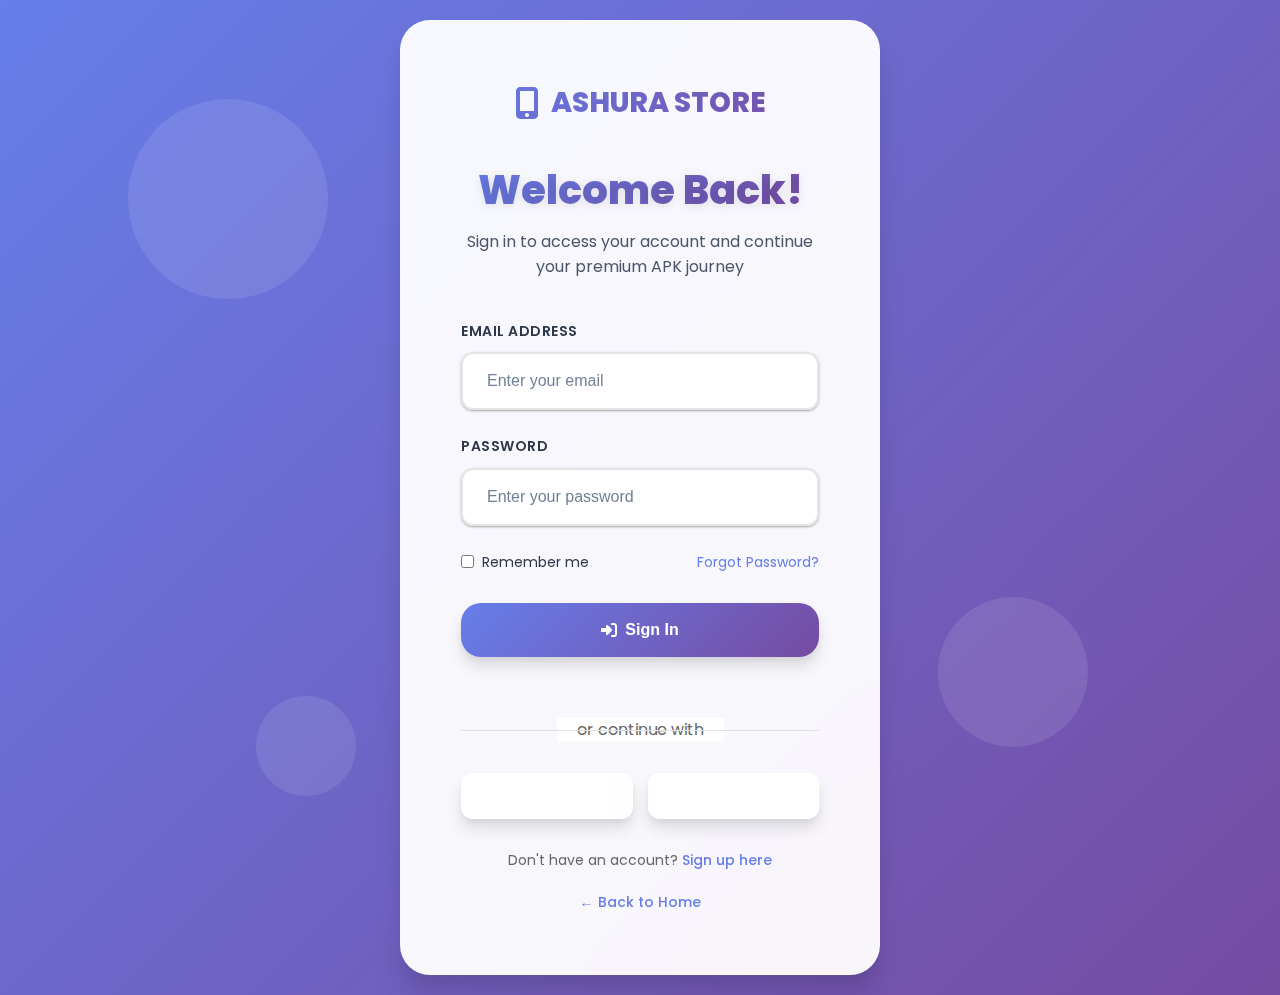
<file: login.html>
<!DOCTYPE html>
<html lang="en">
<head>
    <meta charset="UTF-8">
    <meta name="viewport" content="width=device-width, initial-scale=1.0">
    <title>Login - ASHURA STORE</title>
    <link rel="stylesheet" href="styles/main.css">
    <link href="https://cdnjs.cloudflare.com/ajax/libs/font-awesome/6.4.0/css/all.min.css" rel="stylesheet">
    <link href="https://fonts.googleapis.com/css2?family=Poppins:wght@300;400;500;600;700&display=swap" rel="stylesheet">
</head>
<body>
    <div class="auth-container">
        <div class="auth-background">
            <div class="floating-shape shape-1"></div>
            <div class="floating-shape shape-2"></div>
            <div class="floating-shape shape-3"></div>
        </div>
        <form class="auth-form glass" id="loginForm">
            <div class="auth-logo gradient-text">
                <i class="fas fa-mobile-alt"></i>
                <span>ASHURA STORE</span>
            </div>
            
            <h2 class="gradient-text">Welcome Back!</h2>
            <p>Sign in to access your account and continue your premium APK journey</p>
            
            <div class="form-group">
                <label for="email">Email Address</label>
                <input type="email" id="email" name="email" placeholder="Enter your email" required>
            </div>
            
            <div class="form-group">
                <label for="password">Password</label>
                <input type="password" id="password" name="password" placeholder="Enter your password" required>
            </div>
            
            <div class="form-options">
                <label class="remember-me">
                    <input type="checkbox" id="remember" name="remember">
                    <span>Remember me</span>
                </label>
                <a href="#" class="forgot-password">Forgot Password?</a>
            </div>
            
            <button type="submit" class="btn btn-primary btn-large auth-btn">
                <i class="fas fa-sign-in-alt"></i>
                Sign In
            </button>
            
            <div class="divider">
                <span>or continue with</span>
            </div>
            
            <div class="social-auth">
                <button type="button" class="btn btn-glass social-btn" onclick="loginWithGoogle()">
                    <i class="fab fa-google"></i>
                    Google
                </button>
                <button type="button" class="btn btn-glass social-btn" onclick="loginWithFacebook()">
                    <i class="fab fa-facebook-f"></i>
                    Facebook
                </button>
            </div>
            
            <div class="auth-switch">
                Don't have an account? <a href="register.html">Sign up here</a>
            </div>
            
            <div class="auth-switch" style="margin-top: 20px;">
                <a href="index.html">← Back to Home</a>
            </div>
        </form>
    </div>

    <!-- Success/Error Messages -->
    <div id="message" class="message" style="display: none;"></div>

    <script src="scripts/auth.js"></script>
</body>
</html>
</file>
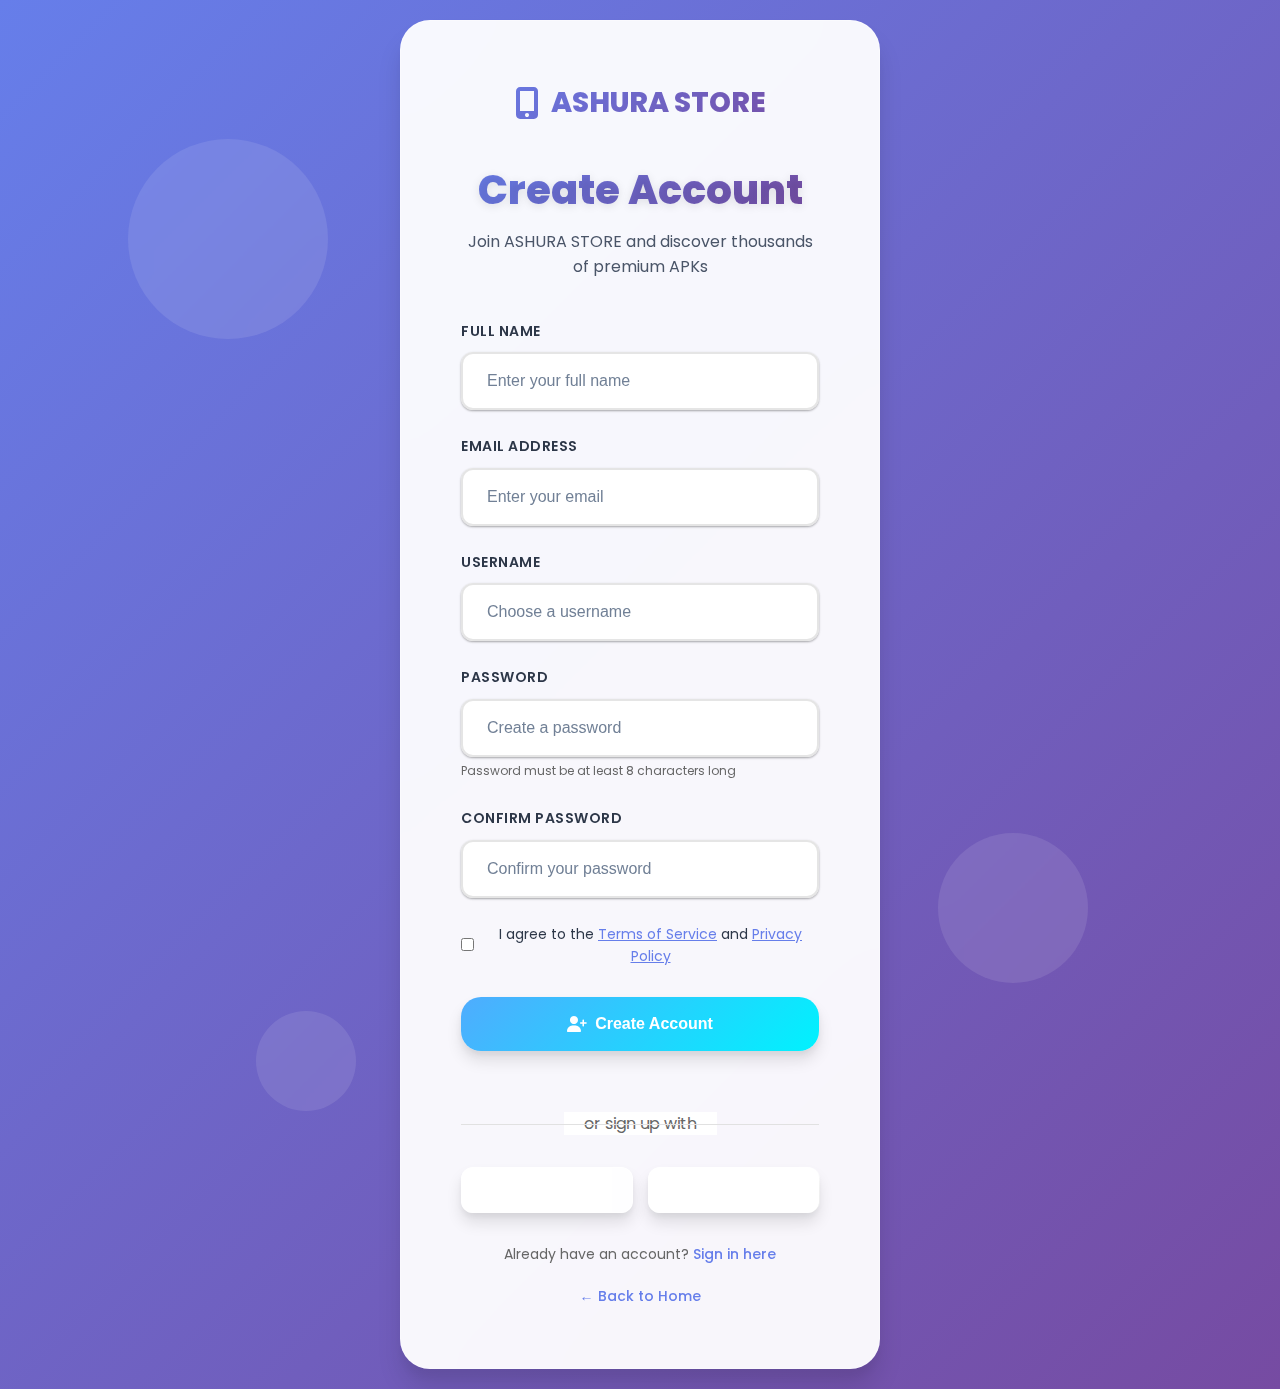
<file: register.html>
<!DOCTYPE html>
<html lang="en">
<head>
    <meta charset="UTF-8">
    <meta name="viewport" content="width=device-width, initial-scale=1.0">
    <title>Sign Up - ASHURA STORE</title>
    <link rel="stylesheet" href="styles/main.css">
    <link href="https://cdnjs.cloudflare.com/ajax/libs/font-awesome/6.4.0/css/all.min.css" rel="stylesheet">
    <link href="https://fonts.googleapis.com/css2?family=Poppins:wght@300;400;500;600;700&display=swap" rel="stylesheet">
</head>
<body>
    <div class="auth-container">
        <div class="auth-background">
            <div class="floating-shape shape-1"></div>
            <div class="floating-shape shape-2"></div>
            <div class="floating-shape shape-3"></div>
        </div>
        <form class="auth-form glass" id="registerForm">
            <div class="auth-logo gradient-text">
                <i class="fas fa-mobile-alt"></i>
                <span>ASHURA STORE</span>
            </div>
            
            <h2 class="gradient-text">Create Account</h2>
            <p>Join ASHURA STORE and discover thousands of premium APKs</p>
            
            <div class="form-group">
                <label for="fullName">Full Name</label>
                <input type="text" id="fullName" name="fullName" placeholder="Enter your full name" required>
            </div>
            
            <div class="form-group">
                <label for="email">Email Address</label>
                <input type="email" id="email" name="email" placeholder="Enter your email" required>
            </div>
            
            <div class="form-group">
                <label for="username">Username</label>
                <input type="text" id="username" name="username" placeholder="Choose a username" required>
            </div>
            
            <div class="form-group">
                <label for="password">Password</label>
                <input type="password" id="password" name="password" placeholder="Create a password" required>
                <small style="color: #666; font-size: 12px;">Password must be at least 8 characters long</small>
            </div>
            
            <div class="form-group">
                <label for="confirmPassword">Confirm Password</label>
                <input type="password" id="confirmPassword" name="confirmPassword" placeholder="Confirm your password" required>
            </div>
            
            <div class="form-options">
                <label class="remember-me">
                    <input type="checkbox" id="terms" name="terms" required>
                    <span>I agree to the <a href="#" style="color: #667eea;">Terms of Service</a> and <a href="#" style="color: #667eea;">Privacy Policy</a></span>
                </label>
            </div>
            
            <button type="submit" class="btn btn-success btn-large auth-btn">
                <i class="fas fa-user-plus"></i>
                Create Account
            </button>
            
            <div class="divider">
                <span>or sign up with</span>
            </div>
            
            <div class="social-auth">
                <button type="button" class="btn btn-glass social-btn" onclick="signupWithGoogle()">
                    <i class="fab fa-google"></i>
                    Google
                </button>
                <button type="button" class="btn btn-glass social-btn" onclick="signupWithFacebook()">
                    <i class="fab fa-facebook-f"></i>
                    Facebook
                </button>
            </div>
            
            <div class="auth-switch">
                Already have an account? <a href="login.html">Sign in here</a>
            </div>
            
            <div class="auth-switch" style="margin-top: 20px;">
                <a href="index.html">← Back to Home</a>
            </div>
        </form>
    </div>

    <!-- Success/Error Messages -->
    <div id="message" class="message" style="display: none;"></div>

    <script src="scripts/auth.js"></script>
</body>
</html>
</file>
<file: styles/main.css>
/* Reset and Base Styles */
* {
    margin: 0;
    padding: 0;
    box-sizing: border-box;
}

:root {
    --primary-gradient: linear-gradient(135deg, #667eea 0%, #764ba2 100%);
    --secondary-gradient: linear-gradient(135deg, #f093fb 0%, #f5576c 100%);
    --success-gradient: linear-gradient(135deg, #4facfe 0%, #00f2fe 100%);
    --warning-gradient: linear-gradient(135deg, #43e97b 0%, #38f9d7 100%);
    --dark-gradient: linear-gradient(135deg, #434343 0%, #000000 100%);
    
    --primary-color: #667eea;
    --secondary-color: #764ba2;
    --accent-color: #f093fb;
    --success-color: #4facfe;
    --warning-color: #43e97b;
    --error-color: #f5576c;
    
    --text-primary: #2d3748;
    --text-secondary: #4a5568;
    --text-muted: #718096;
    --bg-primary: #ffffff;
    --bg-secondary: #f7fafc;
    --bg-accent: #edf2f7;
    
    --shadow-sm: 0 1px 3px rgba(0, 0, 0, 0.12), 0 1px 2px rgba(0, 0, 0, 0.24);
    --shadow-md: 0 4px 6px rgba(0, 0, 0, 0.07), 0 1px 3px rgba(0, 0, 0, 0.06);
    --shadow-lg: 0 10px 15px rgba(0, 0, 0, 0.1), 0 4px 6px rgba(0, 0, 0, 0.05);
    --shadow-xl: 0 20px 25px rgba(0, 0, 0, 0.1), 0 10px 10px rgba(0, 0, 0, 0.04);
    
    --border-radius-sm: 6px;
    --border-radius-md: 12px;
    --border-radius-lg: 20px;
    --border-radius-xl: 30px;
    
    --transition-fast: 0.15s ease;
    --transition-normal: 0.3s ease;
    --transition-slow: 0.5s ease;
}

body {
    font-family: 'Poppins', sans-serif;
    line-height: 1.6;
    color: var(--text-primary);
    overflow-x: hidden;
    background: var(--bg-primary);
}

html {
    scroll-behavior: smooth;
}

/* Enhanced Typography */
h1, h2, h3, h4, h5, h6 {
    font-weight: 600;
    line-height: 1.2;
    color: var(--text-primary);
}

p {
    color: var(--text-secondary);
    line-height: 1.7;
}

/* Glass Effect */
.glass {
    background: rgba(255, 255, 255, 0.25);
    backdrop-filter: blur(20px);
    border: 1px solid rgba(255, 255, 255, 0.18);
}

/* Gradient Text */
.gradient-text {
    background: var(--primary-gradient);
    -webkit-background-clip: text;
    -webkit-text-fill-color: transparent;
    background-clip: text;
}

/* Container */
.container {
    max-width: 1200px;
    margin: 0 auto;
    padding: 0 20px;
}

/* Enhanced Button Styles */
.btn {
    display: inline-flex;
    align-items: center;
    justify-content: center;
    gap: 8px;
    padding: 14px 28px;
    border: none;
    border-radius: var(--border-radius-md);
    text-decoration: none;
    font-weight: 600;
    font-size: 14px;
    cursor: pointer;
    transition: all var(--transition-normal);
    text-align: center;
    position: relative;
    overflow: hidden;
    letter-spacing: 0.5px;
    text-transform: uppercase;
    box-shadow: var(--shadow-md);
}

.btn::before {
    content: '';
    position: absolute;
    top: 0;
    left: -100%;
    width: 100%;
    height: 100%;
    background: linear-gradient(90deg, transparent, rgba(255, 255, 255, 0.2), transparent);
    transition: left 0.5s;
}

.btn:hover::before {
    left: 100%;
}

.btn-primary {
    background: var(--primary-gradient);
    color: white;
    box-shadow: var(--shadow-lg);
}

.btn-primary:hover {
    transform: translateY(-3px) scale(1.02);
    box-shadow: var(--shadow-xl);
    filter: brightness(1.1);
}

.btn-secondary {
    background: var(--secondary-gradient);
    color: white;
    box-shadow: var(--shadow-lg);
}

.btn-secondary:hover {
    transform: translateY(-3px) scale(1.02);
    box-shadow: var(--shadow-xl);
}

.btn-success {
    background: var(--success-gradient);
    color: white;
    box-shadow: var(--shadow-lg);
}

.btn-success:hover {
    transform: translateY(-3px) scale(1.02);
    box-shadow: var(--shadow-xl);
}

.btn-outline {
    border: 2px solid var(--primary-color);
    color: var(--primary-color);
    background: transparent;
    box-shadow: none;
}

.btn-outline:hover {
    background: var(--primary-gradient);
    color: white;
    transform: translateY(-2px);
    box-shadow: var(--shadow-lg);
}

.btn-glass {
    background: rgba(255, 255, 255, 0.2);
    backdrop-filter: blur(20px);
    border: 1px solid rgba(255, 255, 255, 0.3);
    color: white;
    box-shadow: var(--shadow-lg);
}

.btn-glass:hover {
    background: rgba(255, 255, 255, 0.3);
    transform: translateY(-2px);
    box-shadow: var(--shadow-xl);
}

.btn-large {
    padding: 18px 36px;
    font-size: 16px;
    border-radius: var(--border-radius-lg);
}

.btn-small {
    padding: 10px 20px;
    font-size: 12px;
    border-radius: var(--border-radius-sm);
}

.btn-icon {
    width: 50px;
    height: 50px;
    padding: 0;
    border-radius: 50%;
    font-size: 18px;
}

.btn-floating {
    position: fixed;
    bottom: 30px;
    right: 30px;
    width: 60px;
    height: 60px;
    border-radius: 50%;
    background: var(--primary-gradient);
    color: white;
    font-size: 24px;
    box-shadow: var(--shadow-xl);
    z-index: 1000;
}

.btn-floating:hover {
    transform: scale(1.1);
    box-shadow: 0 25px 40px rgba(102, 126, 234, 0.4);
}

/* Enhanced Navigation */
.navbar {
    background: rgba(255, 255, 255, 0.85);
    backdrop-filter: blur(20px);
    border-bottom: 1px solid rgba(255, 255, 255, 0.2);
    position: fixed;
    top: 0;
    width: 100%;
    z-index: 1000;
    transition: all var(--transition-normal);
    box-shadow: var(--shadow-md);
}

.navbar.scrolled {
    background: rgba(255, 255, 255, 0.95);
    backdrop-filter: blur(25px);
    box-shadow: var(--shadow-lg);
}

.nav-container {
    max-width: 1200px;
    margin: 0 auto;
    padding: 0 20px;
    display: flex;
    justify-content: space-between;
    align-items: center;
    height: 80px;
}

.nav-logo {
    display: flex;
    align-items: center;
    gap: 12px;
    font-size: 26px;
    font-weight: 700;
    color: var(--primary-color);
    text-decoration: none;
    transition: all var(--transition-normal);
}

.nav-logo:hover {
    transform: scale(1.05);
}

.nav-logo i {
    font-size: 32px;
    background: var(--primary-gradient);
    -webkit-background-clip: text;
    -webkit-text-fill-color: transparent;
    background-clip: text;
}

.nav-menu {
    display: flex;
    list-style: none;
    gap: 40px;
    align-items: center;
}

.nav-item {
    position: relative;
}

.nav-link {
    text-decoration: none;
    color: var(--text-primary);
    font-weight: 500;
    font-size: 15px;
    padding: 10px 0;
    transition: all var(--transition-normal);
    position: relative;
    text-transform: capitalize;
}

.nav-link::after {
    content: '';
    position: absolute;
    bottom: 0;
    left: 0;
    width: 0;
    height: 2px;
    background: var(--primary-gradient);
    transition: width var(--transition-normal);
}

.nav-link:hover {
    color: var(--primary-color);
    transform: translateY(-1px);
}

.nav-link:hover::after {
    width: 100%;
}

.nav-auth {
    display: flex;
    gap: 12px;
    align-items: center;
}

.nav-auth .btn {
    padding: 10px 20px;
    font-size: 13px;
    text-transform: none;
    letter-spacing: normal;
}

.hamburger {
    display: none;
    flex-direction: column;
    cursor: pointer;
    padding: 8px;
    border-radius: var(--border-radius-sm);
    transition: all var(--transition-normal);
}

.hamburger:hover {
    background: rgba(102, 126, 234, 0.1);
}

.bar {
    width: 25px;
    height: 3px;
    background: var(--text-primary);
    margin: 3px 0;
    transition: all var(--transition-normal);
    border-radius: 2px;
}

/* Enhanced Hero Section */
.hero {
    background: var(--primary-gradient);
    color: white;
    padding: 120px 0 100px;
    min-height: 100vh;
    display: flex;
    align-items: center;
    position: relative;
    overflow: hidden;
}

.hero::before {
    content: '';
    position: absolute;
    top: 0;
    left: 0;
    right: 0;
    bottom: 0;
    background: url('data:image/svg+xml,<svg xmlns="http://www.w3.org/2000/svg" viewBox="0 0 1000 1000"><polygon fill="rgba(255,255,255,0.05)" points="0,0 1000,300 1000,1000 0,700"/></svg>');
    background-size: cover;
}

.hero::after {
    content: '';
    position: absolute;
    top: -50%;
    right: -20%;
    width: 100%;
    height: 100%;
    background: radial-gradient(circle, rgba(255, 255, 255, 0.1) 0%, transparent 70%);
    animation: pulse 6s ease-in-out infinite;
}

@keyframes pulse {
    0%, 100% { transform: scale(1); opacity: 0.5; }
    50% { transform: scale(1.1); opacity: 0.8; }
}

.hero-container {
    max-width: 1200px;
    margin: 0 auto;
    padding: 0 20px;
    display: grid;
    grid-template-columns: 1fr 1fr;
    gap: 80px;
    align-items: center;
    position: relative;
    z-index: 2;
}

.hero-content {
    animation: slideInLeft 1s ease-out;
}

.hero-title {
    font-size: 4rem;
    font-weight: 800;
    margin-bottom: 24px;
    line-height: 1.1;
    text-shadow: 0 4px 20px rgba(0, 0, 0, 0.3);
}

.highlight {
    background: linear-gradient(45deg, #ffd700, #ff6b6b, #4facfe);
    background-size: 200% 200%;
    -webkit-background-clip: text;
    -webkit-text-fill-color: transparent;
    background-clip: text;
    animation: gradientShift 3s ease-in-out infinite;
}

@keyframes gradientShift {
    0%, 100% { background-position: 0% 50%; }
    50% { background-position: 100% 50%; }
}

.hero-subtitle {
    font-size: 1.3rem;
    margin-bottom: 40px;
    opacity: 0.95;
    line-height: 1.7;
    font-weight: 400;
    text-shadow: 0 2px 10px rgba(0, 0, 0, 0.2);
}

.hero-buttons {
    display: flex;
    gap: 20px;
    margin-bottom: 60px;
    flex-wrap: wrap;
}

.hero-stats {
    display: flex;
    gap: 50px;
    flex-wrap: wrap;
}

.stat {
    text-align: center;
    padding: 20px;
    background: rgba(255, 255, 255, 0.1);
    border-radius: var(--border-radius-lg);
    backdrop-filter: blur(10px);
    border: 1px solid rgba(255, 255, 255, 0.2);
    transition: all var(--transition-normal);
    min-width: 120px;
}

.stat:hover {
    transform: translateY(-5px);
    background: rgba(255, 255, 255, 0.15);
    box-shadow: var(--shadow-lg);
}

.stat h3 {
    font-size: 2.5rem;
    font-weight: 800;
    margin-bottom: 8px;
    background: linear-gradient(45deg, #ffd700, #fff);
    -webkit-background-clip: text;
    -webkit-text-fill-color: transparent;
    background-clip: text;
}

.stat p {
    opacity: 0.9;
    font-size: 14px;
    font-weight: 500;
    text-transform: uppercase;
    letter-spacing: 0.5px;
}

@keyframes slideInLeft {
    from {
        opacity: 0;
        transform: translateX(-50px);
    }
    to {
        opacity: 1;
        transform: translateX(0);
    }
}

/* Enhanced Phone Mockup */
.hero-image {
    display: flex;
    justify-content: center;
    align-items: center;
    animation: slideInRight 1s ease-out;
}

.phone-mockup {
    width: 320px;
    height: 650px;
    background: linear-gradient(145deg, #1a1a1a, #2d2d2d);
    border-radius: 50px;
    padding: 15px;
    margin: 0 auto;
    position: relative;
    box-shadow: 
        0 35px 80px rgba(0, 0, 0, 0.4),
        inset 0 2px 8px rgba(255, 255, 255, 0.1);
    border: 2px solid rgba(255, 255, 255, 0.1);
}

.phone-mockup::before {
    content: '';
    position: absolute;
    top: 30px;
    left: 50%;
    transform: translateX(-50%);
    width: 80px;
    height: 6px;
    background: #333;
    border-radius: 3px;
    box-shadow: inset 0 1px 2px rgba(0, 0, 0, 0.5);
}

.phone-mockup::after {
    content: '';
    position: absolute;
    bottom: 20px;
    left: 50%;
    transform: translateX(-50%);
    width: 50px;
    height: 50px;
    background: linear-gradient(145deg, #2d2d2d, #1a1a1a);
    border-radius: 50%;
    border: 2px solid #333;
}

.phone-screen {
    width: 100%;
    height: 100%;
    background: linear-gradient(135deg, #0f0f0f 0%, #1a1a1a 50%, #0f0f0f 100%);
    border-radius: 40px;
    padding: 50px 25px 30px;
    position: relative;
    overflow: hidden;
    border: 1px solid #333;
}

.phone-screen::before {
    content: '';
    position: absolute;
    top: 0;
    left: 0;
    right: 0;
    height: 40px;
    background: linear-gradient(180deg, #222 0%, transparent 100%);
}

.screen-content {
    height: 100%;
    display: flex;
    flex-direction: column;
    justify-content: center;
}

.app-grid {
    display: grid;
    grid-template-columns: repeat(2, 1fr);
    gap: 40px;
    margin-top: 30px;
}

.app-icon {
    width: 90px;
    height: 90px;
    background: var(--primary-gradient);
    border-radius: 25px;
    display: flex;
    align-items: center;
    justify-content: center;
    font-size: 35px;
    color: white;
    animation: float 4s ease-in-out infinite;
    box-shadow: 
        0 8px 25px rgba(102, 126, 234, 0.3),
        inset 0 2px 8px rgba(255, 255, 255, 0.2);
    position: relative;
    overflow: hidden;
}

.app-icon::before {
    content: '';
    position: absolute;
    top: -50%;
    left: -50%;
    width: 200%;
    height: 200%;
    background: linear-gradient(45deg, transparent, rgba(255, 255, 255, 0.1), transparent);
    transform: rotate(45deg);
    animation: shine 3s ease-in-out infinite;
}

.app-icon:nth-child(1) {
    background: var(--success-gradient);
    animation-delay: 0s;
}

.app-icon:nth-child(2) {
    background: var(--secondary-gradient);
    animation-delay: 0.5s;
}

.app-icon:nth-child(3) {
    background: var(--warning-gradient);
    animation-delay: 1s;
}

.app-icon:nth-child(4) {
    background: var(--primary-gradient);
    animation-delay: 1.5s;
}

@keyframes float {
    0%, 100% { transform: translateY(0px) scale(1); }
    50% { transform: translateY(-12px) scale(1.05); }
}

@keyframes shine {
    0%, 100% { transform: translateX(-100%) translateY(-100%) rotate(45deg); }
    50% { transform: translateX(100%) translateY(100%) rotate(45deg); }
}

@keyframes slideInRight {
    from {
        opacity: 0;
        transform: translateX(50px);
    }
    to {
        opacity: 1;
        transform: translateX(0);
    }
}

/* Enhanced Section Headers */
.section-header {
    text-align: center;
    margin-bottom: 80px;
    position: relative;
}

.section-header::before {
    content: '';
    position: absolute;
    top: 50%;
    left: 50%;
    transform: translate(-50%, -50%);
    width: 100px;
    height: 100px;
    background: radial-gradient(circle, var(--primary-color) 0%, transparent 70%);
    opacity: 0.1;
    border-radius: 50%;
    z-index: -1;
}

.section-header h2 {
    font-size: 3rem;
    font-weight: 800;
    margin-bottom: 20px;
    color: var(--text-primary);
    position: relative;
    display: inline-block;
}

.section-header h2::after {
    content: '';
    position: absolute;
    bottom: -10px;
    left: 50%;
    transform: translateX(-50%);
    width: 80px;
    height: 4px;
    background: var(--primary-gradient);
    border-radius: 2px;
}

.section-header p {
    font-size: 1.2rem;
    color: var(--text-secondary);
    max-width: 700px;
    margin: 0 auto;
    font-weight: 400;
    line-height: 1.8;
}

/* Enhanced Featured Apps Section */
.featured {
    padding: 120px 0;
    background: linear-gradient(135deg, var(--bg-secondary) 0%, #f1f5f9 100%);
    position: relative;
}

.featured::before {
    content: '';
    position: absolute;
    top: 0;
    left: 0;
    right: 0;
    bottom: 0;
    background: url('data:image/svg+xml,<svg xmlns="http://www.w3.org/2000/svg" viewBox="0 0 1000 1000"><circle fill="rgba(102,126,234,0.03)" cx="200" cy="200" r="150"/><circle fill="rgba(118,75,162,0.03)" cx="800" cy="800" r="200"/></svg>');
    background-size: cover;
}

.featured-grid {
    display: grid;
    grid-template-columns: repeat(auto-fit, minmax(380px, 1fr));
    gap: 40px;
    position: relative;
    z-index: 2;
}

.app-card {
    background: rgba(255, 255, 255, 0.9);
    backdrop-filter: blur(20px);
    border: 1px solid rgba(255, 255, 255, 0.3);
    border-radius: var(--border-radius-xl);
    padding: 35px;
    box-shadow: var(--shadow-lg);
    transition: all var(--transition-normal);
    display: flex;
    align-items: center;
    gap: 25px;
    position: relative;
    overflow: hidden;
}

.app-card::before {
    content: '';
    position: absolute;
    top: 0;
    left: -100%;
    width: 100%;
    height: 100%;
    background: linear-gradient(90deg, transparent, rgba(255, 255, 255, 0.4), transparent);
    transition: left 0.6s;
}

.app-card:hover::before {
    left: 100%;
}

.app-card:hover {
    transform: translateY(-15px) scale(1.02);
    box-shadow: var(--shadow-xl);
    background: rgba(255, 255, 255, 0.95);
    border-color: rgba(102, 126, 234, 0.2);
}

.app-icon-large {
    width: 90px;
    height: 90px;
    background: var(--primary-gradient);
    border-radius: var(--border-radius-lg);
    display: flex;
    align-items: center;
    justify-content: center;
    font-size: 35px;
    color: white;
    flex-shrink: 0;
    box-shadow: var(--shadow-md);
    position: relative;
    overflow: hidden;
}

.app-icon-large::before {
    content: '';
    position: absolute;
    top: -50%;
    left: -50%;
    width: 200%;
    height: 200%;
    background: linear-gradient(45deg, transparent, rgba(255, 255, 255, 0.2), transparent);
    transform: rotate(45deg);
    animation: iconShine 2s ease-in-out infinite;
}

@keyframes iconShine {
    0%, 100% { transform: translateX(-100%) translateY(-100%) rotate(45deg); }
    50% { transform: translateX(100%) translateY(100%) rotate(45deg); }
}

.app-info {
    flex: 1;
}

.app-info h3 {
    font-size: 1.4rem;
    font-weight: 700;
    margin-bottom: 8px;
    color: var(--text-primary);
    background: var(--primary-gradient);
    -webkit-background-clip: text;
    -webkit-text-fill-color: transparent;
    background-clip: text;
}

.app-category {
    display: inline-block;
    background: var(--primary-gradient);
    color: white;
    font-size: 11px;
    font-weight: 600;
    text-transform: uppercase;
    letter-spacing: 1px;
    padding: 4px 12px;
    border-radius: 20px;
    margin-bottom: 12px;
}

.app-description {
    color: var(--text-secondary);
    font-size: 14px;
    margin-bottom: 18px;
    line-height: 1.6;
    font-weight: 400;
}

.app-meta {
    display: flex;
    gap: 25px;
    margin-bottom: 25px;
    font-size: 13px;
    align-items: center;
}

.rating, .downloads {
    display: flex;
    align-items: center;
    gap: 6px;
    color: var(--text-muted);
    font-weight: 500;
}

.rating {
    background: linear-gradient(135deg, #ffc107, #ff8c00);
    color: white;
    padding: 6px 12px;
    border-radius: 15px;
    font-size: 12px;
    font-weight: 600;
}

.downloads {
    background: var(--success-gradient);
    color: white;
    padding: 6px 12px;
    border-radius: 15px;
    font-size: 12px;
    font-weight: 600;
}

.rating i, .downloads i {
    font-size: 10px;
}

/* Categories Section */
.categories {
    padding: 100px 0;
    background: white;
}

.categories-grid {
    display: grid;
    grid-template-columns: repeat(auto-fit, minmax(250px, 1fr));
    gap: 30px;
}

.category-card {
    background: linear-gradient(135deg, #f8f9ff 0%, #e8ecff 100%);
    border-radius: 20px;
    padding: 40px 30px;
    text-align: center;
    transition: all 0.3s ease;
    cursor: pointer;
}

.category-card:hover {
    transform: translateY(-5px);
    box-shadow: 0 15px 30px rgba(102, 126, 234, 0.15);
}

.category-icon {
    width: 80px;
    height: 80px;
    background: linear-gradient(135deg, #667eea 0%, #764ba2 100%);
    border-radius: 20px;
    display: flex;
    align-items: center;
    justify-content: center;
    font-size: 30px;
    color: white;
    margin: 0 auto 20px;
}

.category-card h3 {
    font-size: 1.3rem;
    font-weight: 600;
    margin-bottom: 10px;
    color: #333;
}

.category-card p {
    color: #666;
    font-size: 14px;
    margin-bottom: 15px;
}

.category-count {
    color: #667eea;
    font-weight: 500;
    font-size: 12px;
}

/* Why Choose Section */
.why-choose {
    padding: 100px 0;
    background: #f8f9ff;
}

.features-grid {
    display: grid;
    grid-template-columns: repeat(auto-fit, minmax(250px, 1fr));
    gap: 40px;
}

.feature-card {
    background: white;
    border-radius: 20px;
    padding: 40px 30px;
    text-align: center;
    box-shadow: 0 10px 30px rgba(0, 0, 0, 0.05);
    transition: all 0.3s ease;
}

.feature-card:hover {
    transform: translateY(-5px);
    box-shadow: 0 20px 40px rgba(0, 0, 0, 0.1);
}

.feature-icon {
    width: 80px;
    height: 80px;
    background: linear-gradient(135deg, #667eea 0%, #764ba2 100%);
    border-radius: 20px;
    display: flex;
    align-items: center;
    justify-content: center;
    font-size: 30px;
    color: white;
    margin: 0 auto 20px;
}

.feature-card h3 {
    font-size: 1.3rem;
    font-weight: 600;
    margin-bottom: 15px;
    color: #333;
}

.feature-card p {
    color: #666;
    line-height: 1.6;
}

/* Newsletter Section */
.newsletter {
    padding: 80px 0;
    background: linear-gradient(135deg, #667eea 0%, #764ba2 100%);
    color: white;
}

.newsletter-content {
    text-align: center;
    max-width: 600px;
    margin: 0 auto;
}

.newsletter h2 {
    font-size: 2.5rem;
    font-weight: 700;
    margin-bottom: 15px;
}

.newsletter p {
    font-size: 1.1rem;
    margin-bottom: 40px;
    opacity: 0.9;
}

.newsletter-form {
    display: flex;
    gap: 15px;
    max-width: 400px;
    margin: 0 auto;
}

.newsletter-form input {
    flex: 1;
    padding: 15px 20px;
    border: none;
    border-radius: 10px;
    font-size: 16px;
    outline: none;
}

.newsletter-form button {
    padding: 15px 30px;
    white-space: nowrap;
}

/* Footer */
.footer {
    background: #1a1a1a;
    color: white;
    padding: 60px 0 20px;
}

.footer-content {
    display: grid;
    grid-template-columns: repeat(auto-fit, minmax(250px, 1fr));
    gap: 40px;
    margin-bottom: 40px;
}

.footer-logo {
    display: flex;
    align-items: center;
    gap: 10px;
    font-size: 24px;
    font-weight: 700;
    margin-bottom: 20px;
}

.footer-logo i {
    font-size: 28px;
    color: #667eea;
}

.footer-section p {
    color: #ccc;
    line-height: 1.6;
    margin-bottom: 20px;
}

.social-links {
    display: flex;
    gap: 15px;
}

.social-links a {
    width: 40px;
    height: 40px;
    background: #333;
    border-radius: 10px;
    display: flex;
    align-items: center;
    justify-content: center;
    color: white;
    text-decoration: none;
    transition: all 0.3s ease;
}

.social-links a:hover {
    background: #667eea;
    transform: translateY(-2px);
}

.footer-section h3 {
    font-size: 1.2rem;
    font-weight: 600;
    margin-bottom: 20px;
    color: #667eea;
}

.footer-section ul {
    list-style: none;
}

.footer-section li {
    margin-bottom: 10px;
}

.footer-section a {
    color: #ccc;
    text-decoration: none;
    transition: color 0.3s ease;
}

.footer-section a:hover {
    color: #667eea;
}

.contact-info p {
    display: flex;
    align-items: center;
    gap: 10px;
    margin-bottom: 10px;
    color: #ccc;
}

.footer-bottom {
    border-top: 1px solid #333;
    padding-top: 20px;
    text-align: center;
    color: #666;
}

/* Responsive Design */
@media (max-width: 768px) {
    .nav-menu {
        position: fixed;
        left: -100%;
        top: 70px;
        flex-direction: column;
        background-color: white;
        width: 100%;
        text-align: center;
        transition: 0.3s;
        box-shadow: 0 10px 27px rgba(0, 0, 0, 0.05);
        padding: 20px 0;
    }

    .nav-menu.active {
        left: 0;
    }

    .nav-auth {
        display: none;
    }

    .hamburger {
        display: flex;
    }

    .hamburger.active .bar:nth-child(2) {
        opacity: 0;
    }

    .hamburger.active .bar:nth-child(1) {
        transform: translateY(8px) rotate(45deg);
    }

    .hamburger.active .bar:nth-child(3) {
        transform: translateY(-8px) rotate(-45deg);
    }

    .hero-container {
        grid-template-columns: 1fr;
        text-align: center;
        gap: 40px;
    }

    .hero-title {
        font-size: 2.5rem;
    }

    .hero-buttons {
        justify-content: center;
        flex-wrap: wrap;
    }

    .hero-stats {
        justify-content: center;
        flex-wrap: wrap;
        gap: 20px;
    }

    .phone-mockup {
        width: 250px;
        height: 500px;
    }

    .section-header h2 {
        font-size: 2rem;
    }

    .app-card {
        flex-direction: column;
        text-align: center;
    }

    .newsletter-form {
        flex-direction: column;
        gap: 15px;
    }

    .footer-content {
        grid-template-columns: 1fr;
        text-align: center;
    }
}

@media (max-width: 480px) {
    .hero-title {
        font-size: 2rem;
    }

    .hero-buttons {
        flex-direction: column;
        align-items: center;
    }

    .btn-large {
        width: 100%;
        max-width: 250px;
    }
}

/* Enhanced Auth Pages Styles */
.auth-container {
    min-height: 100vh;
    display: flex;
    align-items: center;
    justify-content: center;
    background: var(--primary-gradient);
    padding: 20px;
    position: relative;
    overflow: hidden;
}

.auth-background {
    position: absolute;
    top: 0;
    left: 0;
    right: 0;
    bottom: 0;
    z-index: 1;
}

.floating-shape {
    position: absolute;
    border-radius: 50%;
    background: rgba(255, 255, 255, 0.1);
    backdrop-filter: blur(10px);
    animation: float 6s ease-in-out infinite;
}

.shape-1 {
    width: 200px;
    height: 200px;
    top: 10%;
    left: 10%;
    animation-delay: 0s;
}

.shape-2 {
    width: 150px;
    height: 150px;
    top: 60%;
    right: 15%;
    animation-delay: 2s;
}

.shape-3 {
    width: 100px;
    height: 100px;
    bottom: 20%;
    left: 20%;
    animation-delay: 4s;
}

.auth-form {
    background: rgba(255, 255, 255, 0.95);
    backdrop-filter: blur(30px);
    border: 1px solid rgba(255, 255, 255, 0.3);
    padding: 60px;
    border-radius: var(--border-radius-xl);
    box-shadow: var(--shadow-xl);
    width: 100%;
    max-width: 480px;
    text-align: center;
    position: relative;
    z-index: 2;
    animation: slideUp 0.8s ease-out;
}

@keyframes slideUp {
    from {
        opacity: 0;
        transform: translateY(30px);
    }
    to {
        opacity: 1;
        transform: translateY(0);
    }
}

.auth-logo {
    display: flex;
    align-items: center;
    justify-content: center;
    gap: 12px;
    font-size: 28px;
    font-weight: 800;
    margin-bottom: 40px;
    text-decoration: none;
}

.auth-logo i {
    font-size: 32px;
}

.auth-form h2 {
    font-size: 2.5rem;
    font-weight: 800;
    margin-bottom: 15px;
    text-shadow: 0 2px 10px rgba(0, 0, 0, 0.1);
}

.auth-form p {
    color: var(--text-secondary);
    margin-bottom: 40px;
    font-size: 16px;
    line-height: 1.6;
}

.form-group {
    margin-bottom: 25px;
    text-align: left;
    position: relative;
}

.form-group label {
    display: block;
    margin-bottom: 10px;
    font-weight: 600;
    color: var(--text-primary);
    font-size: 14px;
    text-transform: uppercase;
    letter-spacing: 0.5px;
}

.form-group input {
    width: 100%;
    padding: 18px 24px;
    border: 2px solid rgba(0, 0, 0, 0.1);
    border-radius: var(--border-radius-md);
    font-size: 16px;
    transition: all var(--transition-normal);
    outline: none;
    background: rgba(255, 255, 255, 0.9);
    backdrop-filter: blur(10px);
    box-shadow: var(--shadow-sm);
}

.form-group input:focus {
    border-color: var(--primary-color);
    background: rgba(255, 255, 255, 1);
    box-shadow: var(--shadow-lg);
    transform: translateY(-2px);
}

.form-group input::placeholder {
    color: var(--text-muted);
    font-weight: 400;
}

.form-options {
    display: flex;
    justify-content: space-between;
    align-items: center;
    margin-bottom: 30px;
    font-size: 14px;
}

.remember-me {
    display: flex;
    align-items: center;
    gap: 8px;
}

.forgot-password {
    color: #667eea;
    text-decoration: none;
}

.forgot-password:hover {
    text-decoration: underline;
}

.auth-btn {
    width: 100%;
    margin-bottom: 30px;
    text-transform: none;
    letter-spacing: normal;
    font-size: 16px;
    padding: 18px 24px;
}

.divider {
    margin: 30px 0;
    text-align: center;
    position: relative;
    color: #666;
}

.divider::before {
    content: '';
    position: absolute;
    top: 50%;
    left: 0;
    right: 0;
    height: 1px;
    background: #e1e1e1;
}

.divider span {
    background: white;
    padding: 0 20px;
}

.social-auth {
    display: flex;
    gap: 15px;
    margin-bottom: 30px;
}

.social-btn {
    flex: 1;
    padding: 14px 20px;
    text-transform: none;
    letter-spacing: normal;
    font-size: 14px;
}

.social-auth .btn-glass {
    background: rgba(255, 255, 255, 0.3);
    border: 1px solid rgba(255, 255, 255, 0.4);
    color: rgba(255, 255, 255, 0.9);
}

.social-auth .btn-glass:hover {
    background: rgba(255, 255, 255, 0.4);
    color: white;
}

.auth-switch {
    color: #666;
    font-size: 14px;
}

.auth-switch a {
    color: #667eea;
    text-decoration: none;
    font-weight: 500;
}

.auth-switch a:hover {
    text-decoration: underline;
}

@media (max-width: 480px) {
    .auth-form {
        padding: 30px 20px;
        margin: 0 10px;
    }

    .social-auth {
        flex-direction: column;
    }
}

/* Message and Modal Styles */
.message {
    position: fixed;
    top: 20px;
    right: 20px;
    background: white;
    border-radius: 10px;
    padding: 15px 20px;
    box-shadow: 0 10px 30px rgba(0, 0, 0, 0.2);
    display: flex;
    align-items: center;
    gap: 10px;
    z-index: 9999;
    max-width: 400px;
    animation: slideIn 0.3s ease;
}

.message-success {
    border-left: 4px solid #28a745;
}

.message-error {
    border-left: 4px solid #dc3545;
}

.message-info {
    border-left: 4px solid #007bff;
}

.message-content {
    display: flex;
    align-items: center;
    gap: 10px;
    width: 100%;
}

.message-close {
    background: none;
    border: none;
    cursor: pointer;
    color: #666;
    font-size: 14px;
    padding: 5px;
    margin-left: auto;
}

.message-close:hover {
    color: #333;
}

@keyframes slideIn {
    from {
        transform: translateX(100%);
        opacity: 0;
    }
    to {
        transform: translateX(0);
        opacity: 1;
    }
}

/* Modal Styles */
.modal {
    position: fixed;
    top: 0;
    left: 0;
    width: 100%;
    height: 100%;
    z-index: 10000;
}

.modal-overlay {
    width: 100%;
    height: 100%;
    background: rgba(0, 0, 0, 0.5);
    backdrop-filter: blur(5px);
    display: flex;
    align-items: center;
    justify-content: center;
    padding: 20px;
}

.modal-dialog {
    background: white;
    border-radius: 20px;
    padding: 40px;
    max-width: 500px;
    width: 100%;
    text-align: center;
    animation: modalIn 0.3s ease;
}

.modal-content h3 {
    font-size: 1.5rem;
    font-weight: 600;
    margin-bottom: 15px;
    color: #333;
}

.modal-content p {
    color: #666;
    margin-bottom: 30px;
    line-height: 1.6;
}

.modal-buttons {
    display: flex;
    gap: 15px;
    justify-content: center;
}

@keyframes modalIn {
    from {
        transform: scale(0.9);
        opacity: 0;
    }
    to {
        transform: scale(1);
        opacity: 1;
    }
}

/* Progress Bar Styles */
.progress-bar {
    width: 100%;
    height: 10px;
    background: #e1e1e1;
    border-radius: 5px;
    overflow: hidden;
    margin: 20px 0;
}

.progress-fill {
    height: 100%;
    background: linear-gradient(135deg, #667eea 0%, #764ba2 100%);
    border-radius: 5px;
    transition: width 0.3s ease;
    width: 0%;
}

/* Field Tooltip Styles */
.field-tooltip {
    position: absolute;
    top: 100%;
    left: 0;
    background: #ff6b6b;
    color: white;
    padding: 8px 12px;
    border-radius: 5px;
    font-size: 12px;
    margin-top: 5px;
    z-index: 1000;
}

.field-tooltip::before {
    content: '';
    position: absolute;
    top: -5px;
    left: 15px;
    width: 0;
    height: 0;
    border-left: 5px solid transparent;
    border-right: 5px solid transparent;
    border-bottom: 5px solid #ff6b6b;
}

/* Page Loader Styles */
.page-loader {
    position: fixed;
    top: 0;
    left: 0;
    width: 100%;
    height: 100%;
    background: rgba(255, 255, 255, 0.9);
    backdrop-filter: blur(5px);
    display: flex;
    align-items: center;
    justify-content: center;
    z-index: 9999;
}

.loader-content {
    text-align: center;
    color: #667eea;
}

.spinner {
    width: 50px;
    height: 50px;
    border: 4px solid #e1e1e1;
    border-top: 4px solid #667eea;
    border-radius: 50%;
    animation: spin 1s linear infinite;
    margin: 0 auto 20px;
}

@keyframes spin {
    0% { transform: rotate(0deg); }
    100% { transform: rotate(360deg); }
}

/* Dark Theme Support */
.dark-theme {
    background: #1a1a1a;
    color: #f0f0f0;
}

.dark-theme .navbar {
    background: rgba(26, 26, 26, 0.95);
    border-bottom: 1px solid rgba(255, 255, 255, 0.1);
}

.dark-theme .nav-link {
    color: #f0f0f0;
}

.dark-theme .footer {
    background: #0d0d0d;
}

.dark-theme .featured {
    background: #111;
}

.dark-theme .categories {
    background: #1a1a1a;
}

.dark-theme .app-card,
.dark-theme .feature-card {
    background: #222;
    color: #f0f0f0;
}

.dark-theme .category-card {
    background: linear-gradient(135deg, #222 0%, #333 100%);
}

.dark-theme .section-header h2 {
    color: #f0f0f0;
}

/* Search Overlay */
.search-overlay {
    position: fixed;
    top: 0;
    left: 0;
    width: 100%;
    height: 100%;
    background: rgba(0, 0, 0, 0.8);
    backdrop-filter: blur(10px);
    z-index: 10000;
    display: flex;
    align-items: center;
    justify-content: center;
    animation: fadeIn 0.3s ease;
}

.search-container {
    position: relative;
    width: 90%;
    max-width: 600px;
}

.search-box {
    display: flex;
    gap: 15px;
    align-items: center;
    background: rgba(255, 255, 255, 0.95);
    backdrop-filter: blur(20px);
    border-radius: var(--border-radius-lg);
    padding: 20px;
    box-shadow: var(--shadow-xl);
}

.search-box input {
    flex: 1;
    padding: 15px 20px;
    border: none;
    border-radius: var(--border-radius-md);
    font-size: 18px;
    outline: none;
    background: var(--bg-secondary);
}

.search-close {
    position: absolute;
    top: -15px;
    right: -15px;
    width: 50px;
    height: 50px;
    background: var(--error-color);
    color: white;
    border: none;
    border-radius: 50%;
    font-size: 18px;
    cursor: pointer;
    transition: all var(--transition-normal);
    box-shadow: var(--shadow-lg);
}

.search-close:hover {
    transform: scale(1.1);
    background: #e53e3e;
}

@keyframes fadeIn {
    from { opacity: 0; }
    to { opacity: 1; }
}

/* Enhanced Floating Button */
.btn-floating {
    position: fixed;
    bottom: 30px;
    right: 30px;
    width: 60px;
    height: 60px;
    border-radius: 50%;
    background: var(--primary-gradient);
    color: white;
    border: none;
    font-size: 20px;
    box-shadow: var(--shadow-xl);
    z-index: 1000;
    cursor: pointer;
    transition: all var(--transition-normal);
    opacity: 0;
    transform: scale(0.8);
}

.btn-floating.visible {
    opacity: 1;
    transform: scale(1);
}

.btn-floating:hover {
    transform: scale(1.1);
    box-shadow: 0 25px 50px rgba(102, 126, 234, 0.4);
}

/* Additional Responsive Improvements */
@media (max-width: 768px) {
    .message {
        right: 10px;
        left: 10px;
        max-width: none;
    }

    .modal-dialog {
        padding: 30px 20px;
        margin: 0 10px;
    }

    .modal-buttons {
        flex-direction: column;
    }

    .search-box {
        flex-direction: column;
        gap: 15px;
    }

    .search-box input {
        font-size: 16px;
    }

    .btn-floating {
        bottom: 20px;
        right: 20px;
        width: 50px;
        height: 50px;
        font-size: 18px;
    }
}

/* Ripple Effect */
.ripple {
    position: absolute;
    border-radius: 50%;
    background: rgba(255, 255, 255, 0.6);
    pointer-events: none;
    animation: rippleEffect 0.6s ease-out;
}

@keyframes rippleEffect {
    from {
        transform: scale(0);
        opacity: 1;
    }
    to {
        transform: scale(1);
        opacity: 0;
    }
}

/* Animation Classes */
.animate-in {
    animation: slideInUp 0.6s ease-out;
}

@keyframes slideInUp {
    from {
        opacity: 0;
        transform: translateY(30px);
    }
    to {
        opacity: 1;
        transform: translateY(0);
    }
}

/* Loading Animation for Images */
.image-loading {
    background: linear-gradient(90deg, #f0f0f0 25%, #e0e0e0 50%, #f0f0f0 75%);
    background-size: 200% 100%;
    animation: loading 1.5s infinite;
}

@keyframes loading {
    0% {
        background-position: 200% 0;
    }
    100% {
        background-position: -200% 0;
    }
}

/* Scroll Indicator */
.scroll-indicator {
    position: fixed;
    top: 0;
    left: 0;
    width: 0%;
    height: 3px;
    background: var(--primary-gradient);
    z-index: 9999;
    transition: width 0.1s ease;
}

/* Selection Styling */
::selection {
    background: var(--primary-color);
    color: white;
}

::-moz-selection {
    background: var(--primary-color);
    color: white;
}

/* Custom Scrollbar */
::-webkit-scrollbar {
    width: 8px;
}

::-webkit-scrollbar-track {
    background: var(--bg-secondary);
}

::-webkit-scrollbar-thumb {
    background: var(--primary-gradient);
    border-radius: 4px;
}

::-webkit-scrollbar-thumb:hover {
    background: linear-gradient(135deg, #5a6fd8 0%, #6b5b95 100%);
}
</file>
